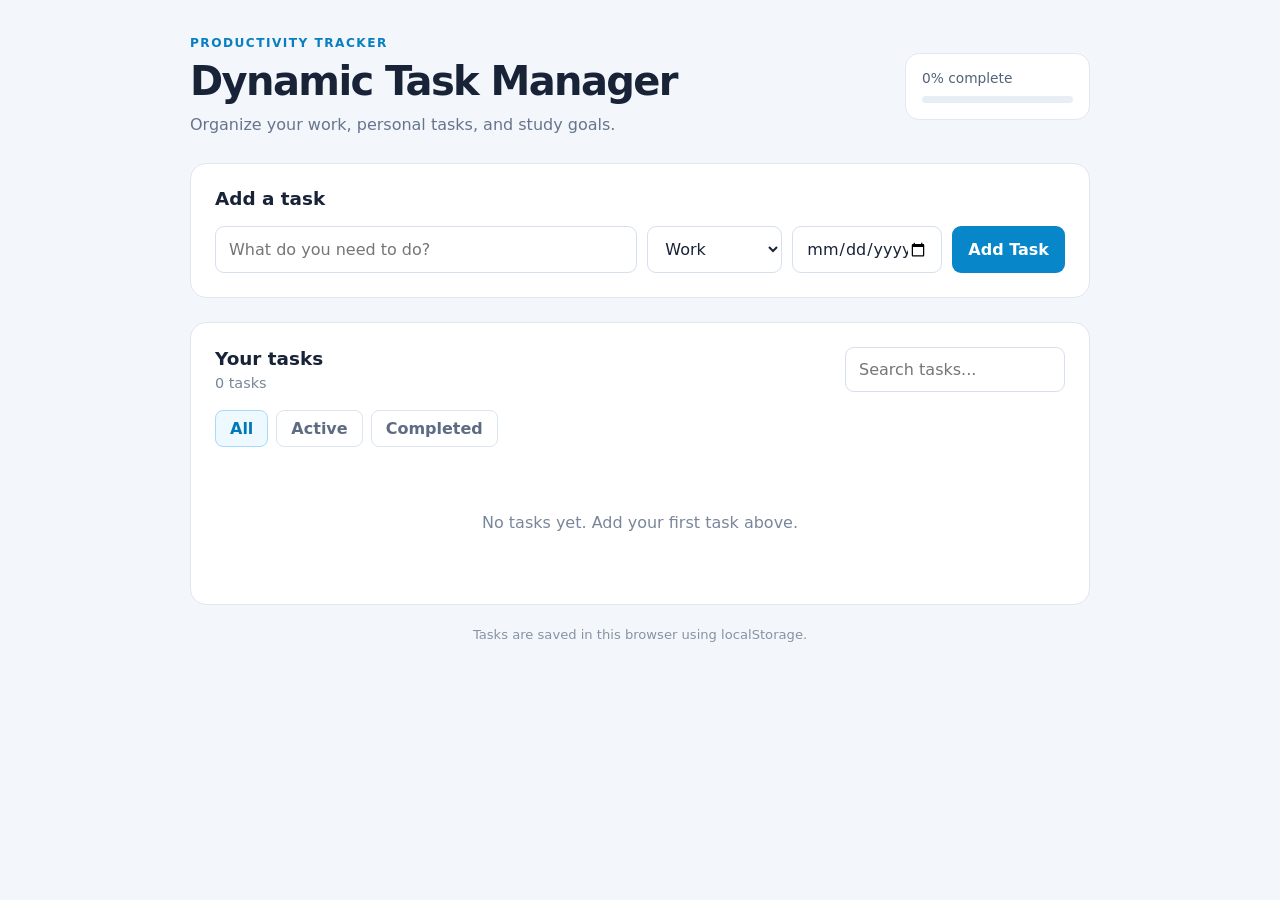
<file: Dynamic_Task_Manager_Task_2/index.html>
<!DOCTYPE html>
<html lang="en">
<head>
  <meta charset="UTF-8">
  <meta name="viewport" content="width=device-width, initial-scale=1.0">
  <title>Dynamic Task Manager</title>
  <link rel="stylesheet" href="style.css">
</head>
<body>
  <main class="app">
    <header class="app-header">
      <div>
        <p class="eyebrow">PRODUCTIVITY TRACKER</p>
        <h1>Dynamic Task Manager</h1>
        <p class="subtitle">Organize your work, personal tasks, and study goals.</p>
      </div>
      <div class="progress-card">
        <span id="progressText">0% complete</span>
        <div class="progress-track"><div id="progressBar"></div></div>
      </div>
    </header>

    <section class="panel" aria-labelledby="addHeading">
      <h2 id="addHeading">Add a task</h2>
      <form id="taskForm">
        <label class="sr-only" for="taskTitle">Task name</label>
        <input id="taskTitle" type="text" placeholder="What do you need to do?" required maxlength="120">
        <label class="sr-only" for="taskCategory">Category</label>
        <select id="taskCategory">
          <option value="Work">Work</option>
          <option value="Personal">Personal</option>
          <option value="Study">Study</option>
        </select>
        <label class="sr-only" for="taskDueDate">Due date</label>
        <input id="taskDueDate" type="date">
        <button class="primary-button" type="submit">Add Task</button>
      </form>
    </section>

    <section class="task-section" aria-labelledby="tasksHeading">
      <div class="section-heading">
        <div>
          <h2 id="tasksHeading">Your tasks</h2>
          <p id="taskCount">0 tasks</p>
        </div>
        <label class="search-box">
          <span class="sr-only">Search tasks</span>
          <input id="searchInput" type="search" placeholder="Search tasks...">
        </label>
      </div>

      <div class="toolbar" role="group" aria-label="Filter tasks by status">
        <button class="filter-button active" data-filter="All" type="button">All</button>
        <button class="filter-button" data-filter="Active" type="button">Active</button>
        <button class="filter-button" data-filter="Completed" type="button">Completed</button>
      </div>

      <div id="taskList" class="task-list" aria-live="polite"></div>
      <p id="emptyState" class="empty-state">No tasks yet. Add your first task above.</p>
    </section>
    <footer>Tasks are saved in this browser using localStorage.</footer>
  </main>
  <script src="script.js"></script>
</body>
</html>
</file>
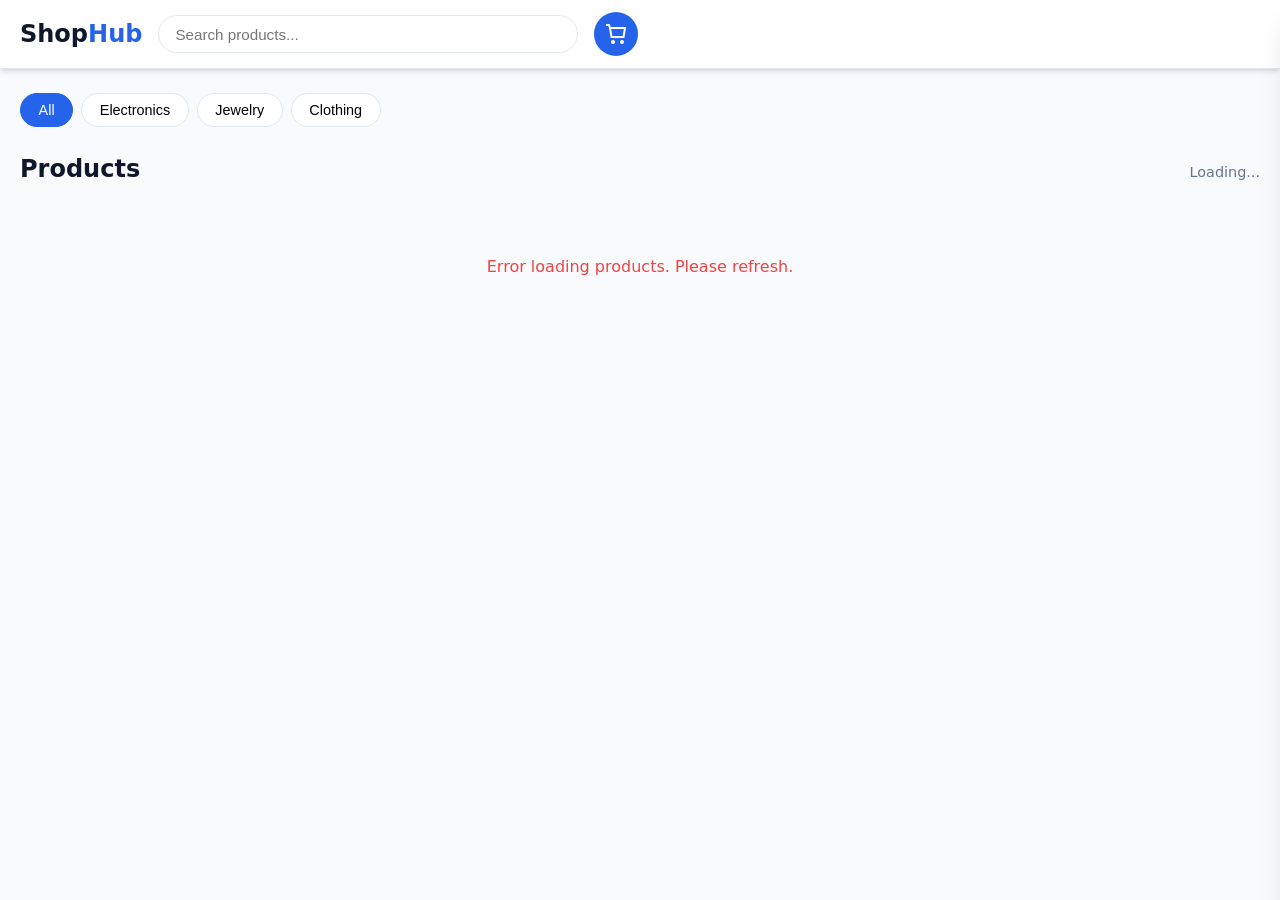
<file: ecommerce-store/index.html>
<!DOCTYPE html>
<html lang="en">
<head>
  <meta charset="UTF-8" />
  <meta name="viewport" content="width=device-width, initial-scale=1.0" />
  <title>E-Commerce Store | Product Catalog & Cart</title>
  <link rel="stylesheet" href="styles.css" />
</head>
<body>
  <!-- Navbar -->
  <header class="navbar">
    <div class="nav-container">
      <div class="logo">Shop<span>Hub</span></div>
      <div class="search-box">
        <input type="text" id="searchInput" placeholder="Search products..." />
      </div>
      <button class="cart-btn" id="cartToggle" aria-label="Open cart">
        <svg width="24" height="24" viewBox="0 0 24 24" fill="none" stroke="currentColor" stroke-width="2">
          <path d="M6 6h15l-1.5 9h-12z" />
          <circle cx="9" cy="20" r="1" />
          <circle cx="18" cy="20" r="1" />
          <path d="M6 6L5 3H2" />
        </svg>
        <span class="cart-badge" id="cartBadge">0</span>
      </button>
    </div>
  </header>

  <main class="main-content">
    <!-- Category Filters -->
    <section class="filters">
      <button class="filter-btn active" data-category="all">All</button>
      <button class="filter-btn" data-category="electronics">Electronics</button>
      <button class="filter-btn" data-category="jewelery">Jewelry</button>
      <button class="filter-btn" data-category="clothing">Clothing</button>
    </section>

    <!-- Product Grid -->
    <section class="products-section">
      <div class="products-header">
        <h1>Products</h1>
        <p id="productCount">Loading...</p>
      </div>
      <div class="products-grid" id="productsGrid">
        <!-- Product cards injected by JS -->
      </div>
      <div class="loading" id="loading">
        <div class="spinner"></div>
        <p>Loading products...</p>
      </div>
      <div class="empty-state" id="emptyState" hidden>
        <p>No products found.</p>
      </div>
    </section>
  </main>

  <!-- Slide-out Cart Drawer -->
  <aside class="cart-drawer" id="cartDrawer">
    <div class="cart-header">
      <h2>Shopping Cart</h2>
      <button class="close-btn" id="closeCart" aria-label="Close cart">&times;</button>
    </div>
    <div class="cart-items" id="cartItems">
      <!-- Cart items injected by JS -->
    </div>
    <div class="cart-summary" id="cartSummary">
      <div class="summary-row">
        <span>Subtotal</span>
        <span id="subtotal">$0.00</span>
      </div>
      <div class="summary-row">
        <span>Tax (8%)</span>
        <span id="tax">$0.00</span>
      </div>
      <div class="summary-row">
        <span>Shipping</span>
        <span id="shipping">$0.00</span>
      </div>
      <div class="summary-row total">
        <span>Total</span>
        <span id="total">$0.00</span>
      </div>
      <button class="checkout-btn" id="checkoutBtn" disabled>Proceed to Checkout</button>
    </div>
  </aside>
  <div class="overlay" id="overlay"></div>

  <!-- Checkout Modal -->
  <div class="modal" id="checkoutModal" hidden>
    <div class="modal-content">
      <button class="close-btn modal-close" id="closeModal">&times;</button>
      <div class="modal-body" id="modalBody">
        <!-- Content injected by JS -->
      </div>
    </div>
  </div>

  <script src="script.js"></script>
</body>
</html>
</file>
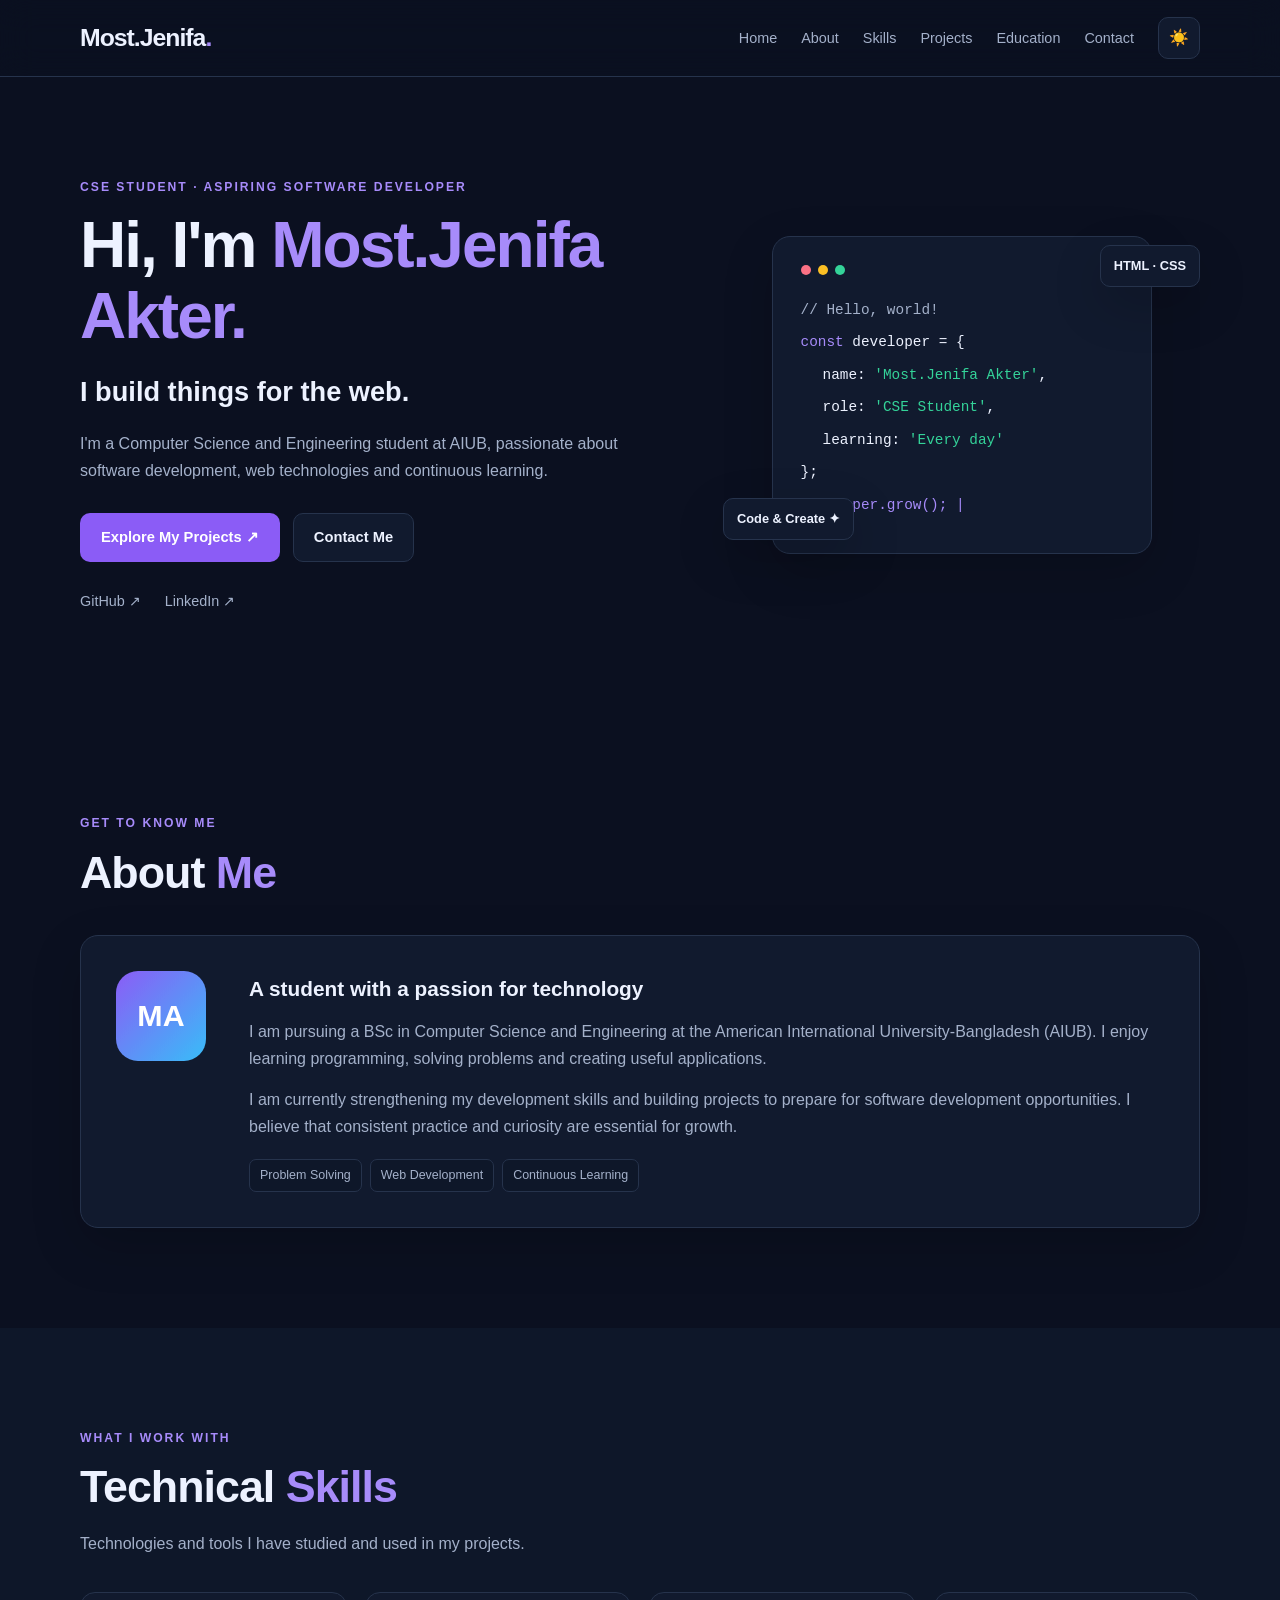
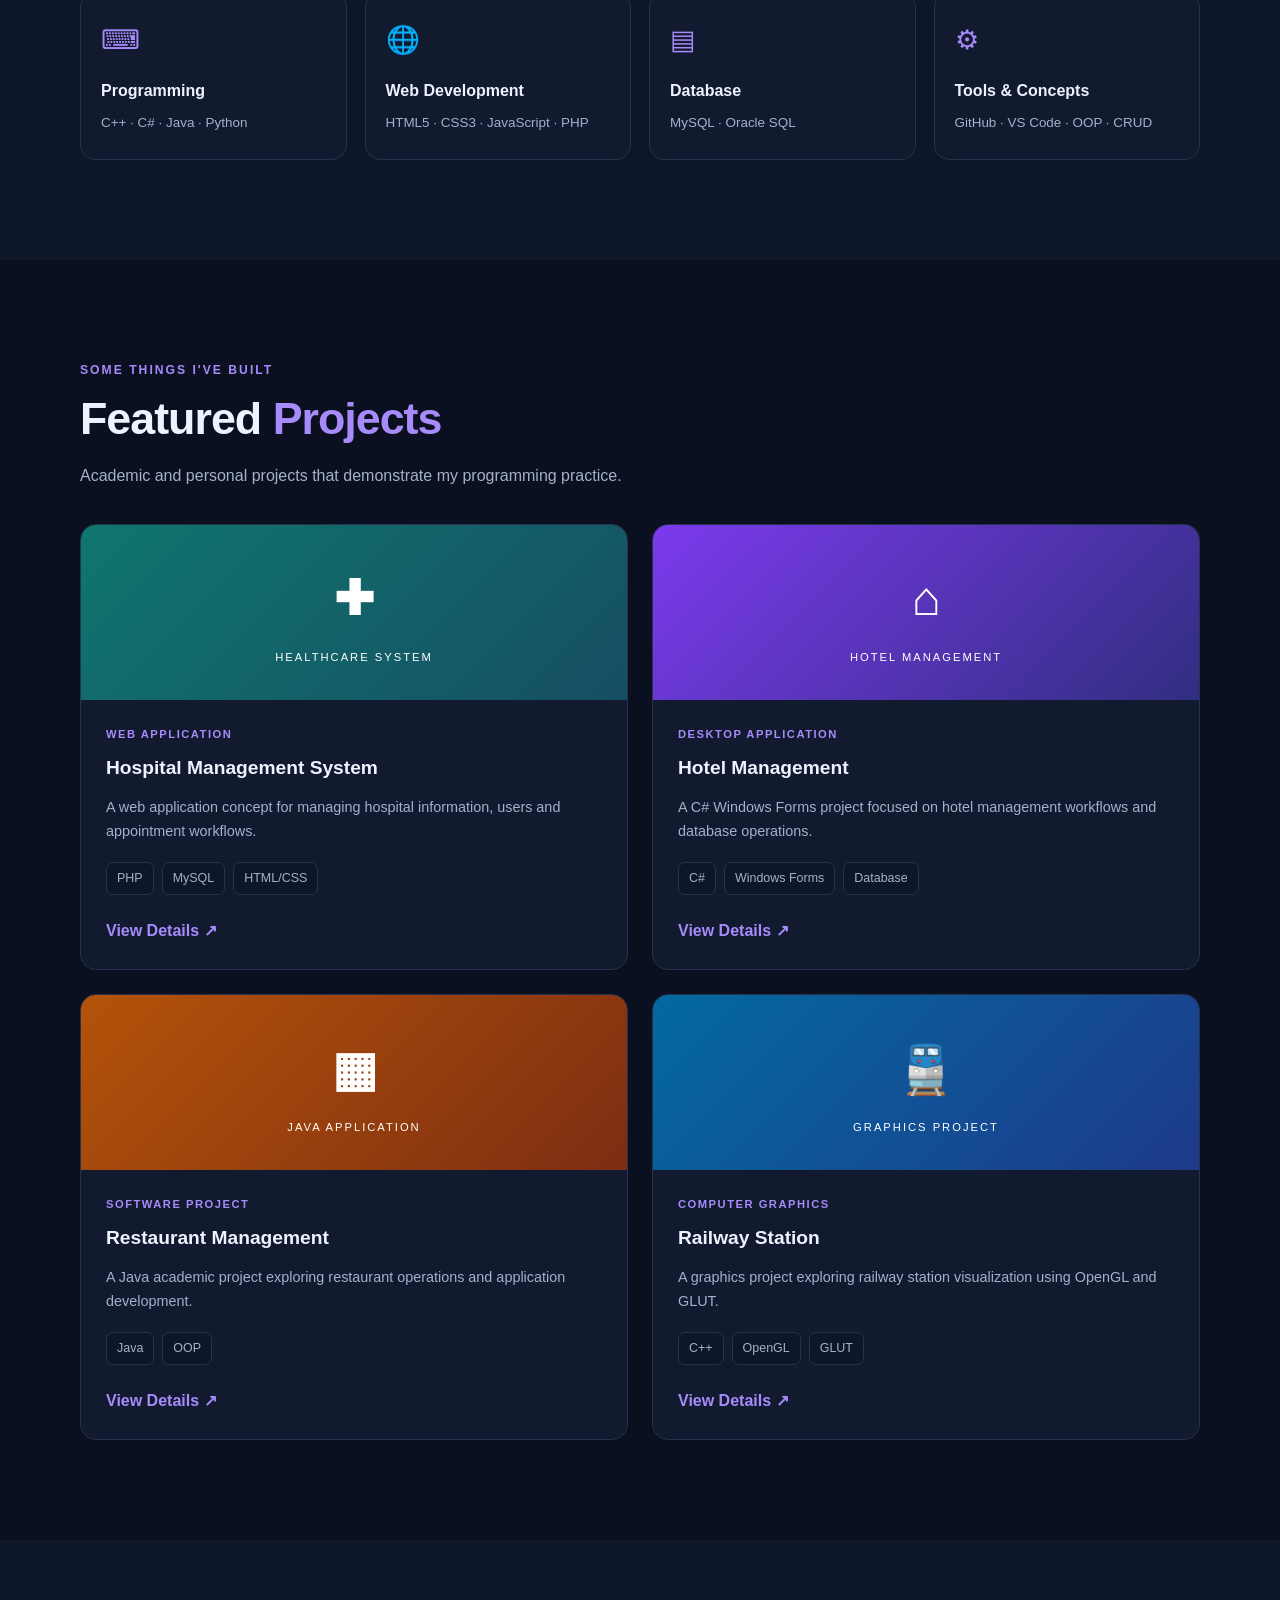
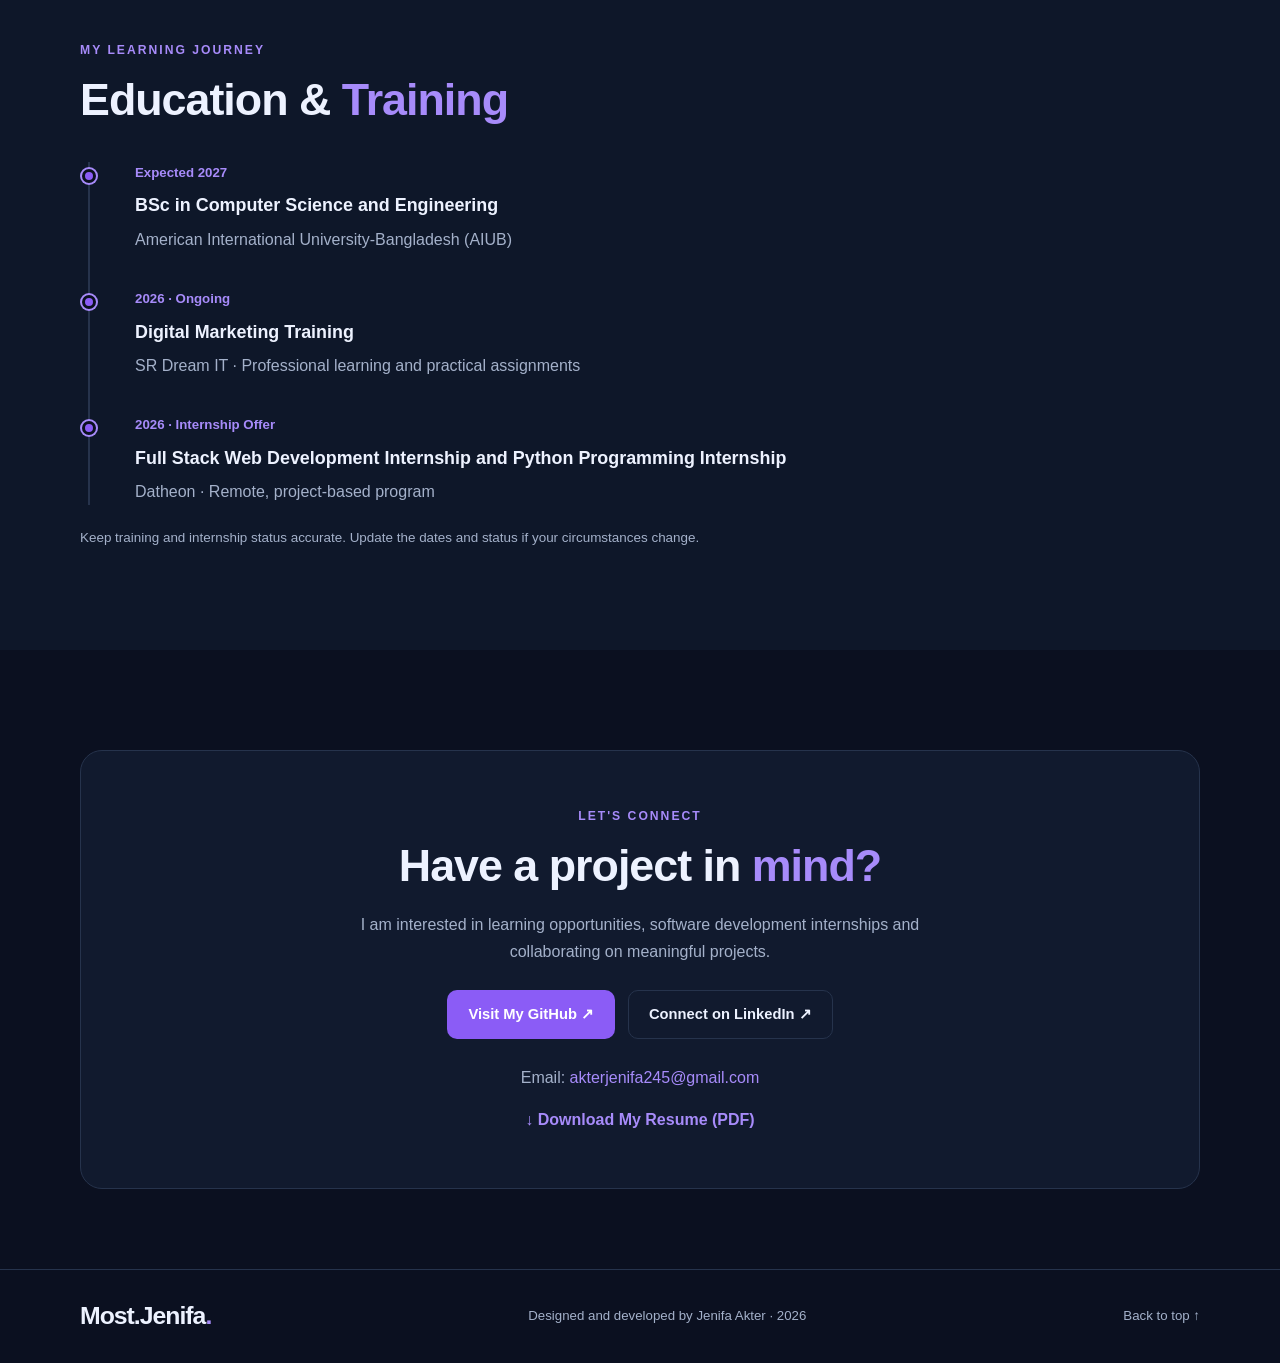
<file: Personal Developer Portfolio&Project Showcase/index.html>
<!DOCTYPE html>
<html lang="en">

<head>
    <meta charset="UTF-8">
    <meta name="viewport" content="width=device-width, initial-scale=1.0">
    <meta name="description"
        content="Jenifa Akter's developer portfolio showcasing software projects, technical skills and education.">
    <title> Most.Jenifa Akter | Developer Portfolio</title>
    <link rel="stylesheet" href="style.css">
    <script src="script.js" defer></script>
</head>

<body>
    <header class="header">
        <nav class="navbar container" aria-label="Main navigation">
            <a href="#home" class="logo">Most.Jenifa<span>.</span></a>

            <button class="menu-toggle" id="menuToggle" aria-label="Open navigation menu" aria-expanded="false"
                aria-controls="navLinks">
                ☰
            </button>

            <div class="nav-links" id="navLinks">
                <a href="#home">Home</a>
                <a href="#about">About</a>
                <a href="#skills">Skills</a>
                <a href="#projects">Projects</a>
                <a href="#education">Education</a>
                <a href="#contact">Contact</a>
                <button class="theme-toggle" id="themeToggle" aria-label="Switch color theme"
                    title="Switch theme">☀️</button>
            </div>
        </nav>
    </header>

    <main>
        <section class="hero section" id="home">
            <div class="container hero-grid">
                <div class="hero-content">
                    <p class="eyebrow">CSE STUDENT · ASPIRING SOFTWARE DEVELOPER</p>
                    <h1>Hi, I'm <span>Most.Jenifa Akter.</span></h1>
                    <h2>I build things for the web.</h2>
                    <p class="hero-description">
                        I'm a Computer Science and Engineering student at AIUB,
                        passionate about software development, web technologies
                        and continuous learning.
                    </p>

                    <div class="hero-buttons">
                        <a href="#projects" class="btn btn-primary">Explore My Projects ↗</a>
                        <a href="#contact" class="btn btn-outline">Contact Me</a>
                    </div>

                    <div class="social-links">
                        <a href="https://github.com/jenifa124" target="_blank" rel="noopener noreferrer">GitHub ↗</a>
                        <a href="https://www.linkedin.com/in/mostjenifaakter/" target="_blank"
                            rel="noopener noreferrer">LinkedIn ↗</a>
                    </div>
                </div>

                <div class="hero-visual" aria-label="Developer illustration">
                    <div class="orbit orbit-one"></div>
                    <div class="orbit orbit-two"></div>
                    <div class="code-card">
                        <div class="code-dots"><i></i><i></i><i></i></div>
                        <p class="code-muted">// Hello, world!</p>
                        <p><span class="code-purple">const</span> developer = {</p>
                        <p class="code-indent">name: <span class="code-green">'Most.Jenifa Akter'</span>,</p>
                        <p class="code-indent">role: <span class="code-green">'CSE Student'</span>,</p>
                        <p class="code-indent">learning: <span class="code-green">'Every day'</span></p>
                        <p>};</p>
                        <p class="code-purple">developer.grow(); <span class="cursor">|</span></p>
                    </div>
                    <span class="floating-badge badge-top">HTML · CSS</span>
                    <span class="floating-badge badge-bottom">Code & Create ✦</span>
                </div>
            </div>
        </section>

        <section class="section" id="about">
            <div class="container">
                <p class="eyebrow">GET TO KNOW ME</p>
                <h2 class="section-title">About <span>Me</span></h2>
                <div class="about-card">
                    <div class="about-mark">MA</div>
                    <div>
                        <h3>A student with a passion for technology</h3>
                        <p>
                            I am pursuing a BSc in Computer Science and Engineering
                            at the American International University-Bangladesh (AIUB).
                            I enjoy learning programming, solving problems and creating
                            useful applications.
                        </p>
                        <p>
                            I am currently strengthening my development skills and
                            building projects to prepare for software development
                            opportunities. I believe that consistent practice and
                            curiosity are essential for growth.
                        </p>
                        <div class="about-tags">
                            <span>Problem Solving</span>
                            <span>Web Development</span>
                            <span>Continuous Learning</span>
                        </div>
                    </div>
                </div>
            </div>
        </section>

        <section class="section section-alt" id="skills">
            <div class="container">
                <p class="eyebrow">WHAT I WORK WITH</p>
                <h2 class="section-title">Technical <span>Skills</span></h2>
                <p class="section-intro">
                    Technologies and tools I have studied and used in my projects.
                </p>

                <div class="skills-grid">
                    <article class="skill-card">
                        <div class="skill-icon">⌨</div>
                        <h3>Programming</h3>
                        <p>C++ · C# · Java · Python </p>
                    </article>
                    <article class="skill-card">
                        <div class="skill-icon">🌐</div>
                        <h3>Web Development</h3>
                        <p>HTML5 · CSS3 · JavaScript · PHP</p>
                    </article>
                    <article class="skill-card">
                        <div class="skill-icon">▤</div>
                        <h3>Database</h3>
                        <p>MySQL · Oracle SQL</p>
                    </article>
                    <article class="skill-card">
                        <div class="skill-icon">⚙</div>
                        <h3>Tools & Concepts</h3>
                        <p>GitHub · VS Code · OOP · CRUD</p>
                    </article>
                </div>
            </div>
        </section>

        <section class="section" id="projects">
            <div class="container">
                <p class="eyebrow">SOME THINGS I'VE BUILT</p>
                <h2 class="section-title">Featured <span>Projects</span></h2>
                <p class="section-intro">
                    Academic and personal projects that demonstrate my programming practice.
                </p>

                <div class="projects-grid">
                    <article class="project-card">
                        <div class="project-art art-one">
                            <span>✚</span><small>HEALTHCARE SYSTEM</small>
                        </div>
                        <div class="project-body">
                            <p class="project-type">WEB APPLICATION</p>
                            <h3>Hospital Management System</h3>
                            <p>
                                A web application concept for managing hospital
                                information, users and appointment workflows.
                            </p>
                            <div class="project-tags">
                                <span>PHP</span><span>MySQL</span><span>HTML/CSS</span>
                            </div>
                            <button class="text-link project-details" data-project="hospital">View Details ↗</button>
                        </div>
                    </article>

                    <article class="project-card">
                        <div class="project-art art-two">
                            <span>⌂</span><small>HOTEL MANAGEMENT</small>
                        </div>
                        <div class="project-body">
                            <p class="project-type">DESKTOP APPLICATION</p>
                            <h3> Hotel Management</h3>
                            <p>
                                A C# Windows Forms project focused on hotel
                                management workflows and database operations.
                            </p>
                            <div class="project-tags">
                                <span>C#</span><span>Windows Forms</span><span>Database</span>
                            </div>
                            <button class="text-link project-details" data-project="hotel">View Details ↗</button>
                        </div>
                    </article>

                    <article class="project-card">
                        <div class="project-art art-three">
                            <span>▦</span><small>JAVA APPLICATION</small>
                        </div>
                        <div class="project-body">
                            <p class="project-type">SOFTWARE PROJECT</p>
                            <h3>Restaurant Management</h3>
                            <p>
                                A Java academic project exploring restaurant
                                operations and application development.
                            </p>
                            <div class="project-tags">
                                <span>Java</span><span>OOP</span>
                            </div>
                            <button class="text-link project-details" data-project="restaurant">View Details ↗</button>
                        </div>
                    </article>

                    <article class="project-card">
                        <div class="project-art art-four">
                            <span>🚆</span><small>GRAPHICS PROJECT</small>
                        </div>
                        <div class="project-body">
                            <p class="project-type">COMPUTER GRAPHICS</p>
                            <h3>Railway Station</h3>
                            <p>
                                A graphics project exploring railway station
                                visualization using OpenGL and GLUT.
                            </p>
                            <div class="project-tags">
                                <span>C++</span><span>OpenGL</span><span>GLUT</span>
                            </div>
                            <button class="text-link project-details" data-project="railway">View Details ↗</button>
                        </div>
                    </article>
                </div>
            </div>
        </section>

        <section class="section section-alt" id="education">
            <div class="container">
                <p class="eyebrow">MY LEARNING JOURNEY</p>
                <h2 class="section-title">Education & <span>Training</span></h2>

                <div class="timeline">
                    <article class="timeline-item">
                        <span class="timeline-dot"></span>
                        <p class="timeline-date">Expected 2027</p>
                        <h3>BSc in Computer Science and Engineering</h3>
                        <p>American International University-Bangladesh (AIUB)</p>
                    </article>
                    <article class="timeline-item">
                        <span class="timeline-dot"></span>
                        <p class="timeline-date">2026 · Ongoing</p>
                        <h3>Digital Marketing Training</h3>
                        <p>SR Dream IT · Professional learning and practical assignments</p>
                    </article>
                    <article class="timeline-item">
                        <span class="timeline-dot"></span>
                        <p class="timeline-date">2026 · Internship Offer</p>
                        <h3>Full Stack Web Development Internship and Python Programming Internship </h3>
                        <p>Datheon · Remote, project-based program</p>
                    </article>
                </div>
                <p class="skill-note">
                    Keep training and internship status accurate. Update the
                    dates and status if your circumstances change.
                </p>
            </div>
        </section>

        <section class="section contact-section" id="contact">
            <div class="container contact-card">
                <p class="eyebrow">LET'S CONNECT</p>
                <h2 class="section-title">Have a project in <span>mind?</span></h2>
                <p>
                    I am interested in learning opportunities, software development
                    internships and collaborating on meaningful projects.
                </p>
                <div class="hero-buttons center-buttons">
                    <a class="btn btn-primary" href="https://github.com/jenifa124" target="_blank"
                        rel="noopener noreferrer">Visit My GitHub ↗</a>
                    <a class="btn btn-outline" href="https://www.linkedin.com/in/mostjenifaakter/" target="_blank"
                        rel="noopener noreferrer">Connect on LinkedIn ↗</a>
                </div>
                <p class="contact-email">
                    Email: <a href="mailto:akterjenifa245@gmail.com">akterjenifa245@gmail.com</a>
                </p>
                <a class="resume-link" href="Jenifa_Akter_Revised_CV (1).docx" download>↓ Download My Resume (PDF)</a>
            </div>
        </section>
    </main>

    <footer class="footer">
        <div class="container footer-inner">
            <a href="#home" class="logo">Most.Jenifa<span>.</span></a>
            <p>Designed and developed by Most.Jenifa Akter · 2026</p>
            <a href="#home">Back to top ↑</a>
        </div>
    </footer>

    <dialog class="project-dialog" id="projectDialog">
        <div class="dialog-inner">
            <button class="dialog-close" id="dialogClose" aria-label="Close project details">✕</button>
            <p class="eyebrow">PROJECT DETAILS</p>
            <h2 id="dialogTitle">Project title</h2>
            <p id="dialogDescription"></p>
            <p class="dialog-tech" id="dialogTech"></p>
            <p class="skill-note">
                Add your actual source code link after publishing this project to GitHub.
            </p>
        </div>
    </dialog>
</body>

</html>
</file>
<file: Dynamic_Task_Manager_Task_2/style.css>
* { box-sizing: border-box; }
:root {
  font-family: Inter, ui-sans-serif, system-ui, -apple-system, BlinkMacSystemFont, "Segoe UI", sans-serif;
  color: #182338;
  background: #f3f6fb;
  font-synthesis: none;
}
body { margin: 0; min-height: 100vh; padding: 36px 18px; }
button, input, select { font: inherit; }
button { cursor: pointer; }
.app { width: min(900px, 100%); margin: 0 auto; }
.app-header { display: flex; align-items: center; justify-content: space-between; gap: 24px; margin-bottom: 26px; }
.eyebrow { margin: 0 0 8px; color: #087fc1; font-size: .76rem; font-weight: 800; letter-spacing: .12em; }
h1 { margin: 0; font-size: clamp(1.8rem, 4vw, 2.5rem); letter-spacing: -.04em; }
.subtitle { color: #66758d; margin: 9px 0 0; line-height: 1.5; }
.progress-card { width: 185px; flex-shrink: 0; padding: 16px; background: #fff; border: 1px solid #e1e8f2; border-radius: 14px; color: #52627a; font-size: .86rem; }
.progress-track { height: 7px; background: #e9eef6; border-radius: 20px; overflow: hidden; margin-top: 10px; }
#progressBar { width: 0; height: 100%; background: #0786ca; border-radius: inherit; transition: width .25s ease; }
.panel, .task-section { background: #fff; border: 1px solid #e0e7f1; border-radius: 16px; padding: 24px; }
.panel { margin-bottom: 24px; }
h2 { margin: 0; font-size: 1.15rem; }
#taskForm { display: grid; grid-template-columns: minmax(180px, 1fr) 135px 150px auto; gap: 10px; margin-top: 17px; }
input, select { min-width: 0; padding: 12px 13px; border: 1px solid #d7e0ec; border-radius: 9px; background: #fff; color: #182338; outline: none; }
input:focus, select:focus { border-color: #0786ca; box-shadow: 0 0 0 3px #0786ca1c; }
.primary-button { border: 0; border-radius: 9px; padding: 12px 16px; color: #fff; background: #0786ca; font-weight: 700; transition: background .2s ease, transform .2s ease; }
.primary-button:hover { background: #006da8; transform: translateY(-1px); }
.section-heading { display: flex; align-items: center; justify-content: space-between; gap: 16px; }
#taskCount { margin: 6px 0 0; color: #7a879a; font-size: .9rem; }
.search-box input { width: 220px; }
.toolbar { display: flex; gap: 8px; padding: 18px 0; }
.filter-button { border: 1px solid #dbe4ef; border-radius: 8px; background: #fff; color: #5d6c82; padding: 8px 14px; font-weight: 650; }
.filter-button.active { color: #0079b9; border-color: #a8dafa; background: #edf8ff; }
.task-list { display: grid; gap: 10px; }
.task-item { display: flex; align-items: center; gap: 12px; border: 1px solid #e4eaf2; border-radius: 12px; padding: 14px; animation: appear .22s ease both; transition: border-color .2s ease, background .2s ease, opacity .2s ease; }
.task-item:hover { border-color: #b8d8ed; }
.task-item.completed { background: #f8fafc; }
.task-check { width: 19px; height: 19px; accent-color: #0786ca; flex-shrink: 0; }
.task-main { flex: 1; min-width: 0; }
.task-title { margin: 0; font-weight: 700; overflow-wrap: anywhere; }
.completed .task-title { color: #8a95a5; text-decoration: line-through; }
.task-meta { display: flex; flex-wrap: wrap; gap: 7px; margin-top: 7px; color: #7b8798; font-size: .78rem; }
.category { padding: 3px 8px; border-radius: 20px; background: #edf5ff; color: #27669c; font-weight: 700; }
.category.Personal { background: #fff3e8; color: #a75a13; }
.category.Study { background: #f1edff; color: #6a4eb0; }
.due.overdue { color: #c43c48; font-weight: 700; }
.task-actions { display: flex; gap: 6px; }
.icon-button { border: 1px solid #e0e7f1; background: #fff; color: #52627a; border-radius: 8px; padding: 7px 10px; }
.icon-button:hover { background: #f2f7fb; }
.delete-button:hover { color: #bd3444; border-color: #f1c4c9; background: #fff6f6; }
.empty-state { display: none; text-align: center; padding: 32px 12px; color: #7a879a; }
footer { text-align: center; color: #8793a5; font-size: .82rem; padding: 22px 0 0; }
.sr-only { position: absolute; width: 1px; height: 1px; padding: 0; margin: -1px; overflow: hidden; clip: rect(0,0,0,0); white-space: nowrap; border: 0; }
@keyframes appear { from { opacity: 0; transform: translateY(5px); } to { opacity: 1; transform: translateY(0); } }
@media (max-width: 760px) {
  body { padding: 22px 12px; }
  .app-header { align-items: flex-start; flex-direction: column; }
  .progress-card { width: 100%; }
  #taskForm { grid-template-columns: 1fr 1fr; }
  #taskTitle { grid-column: 1 / -1; }
  .primary-button { grid-column: 1 / -1; }
}
@media (max-width: 520px) {
  .panel, .task-section { padding: 17px; }
  #taskForm { grid-template-columns: 1fr; }
  #taskTitle, .primary-button { grid-column: auto; }
  .section-heading { align-items: stretch; flex-direction: column; }
  .search-box input { width: 100%; }
  .task-item { align-items: flex-start; flex-wrap: wrap; }
  .task-actions { width: 100%; padding-left: 31px; }
}
</file>
<file: ecommerce-store/styles.css>
/* ===== Reset & Base ===== */
*,
*::before,
*::after {
  box-sizing: border-box;
  margin: 0;
  padding: 0;
}

:root {
  --primary: #2563eb;
  --primary-dark: #1d4ed8;
  --accent: #f59e0b;
  --bg: #f8fafc;
  --surface: #ffffff;
  --text: #0f172a;
  --text-muted: #64748b;
  --border: #e2e8f0;
  --danger: #ef4444;
  --success: #22c55e;
  --radius: 12px;
  --shadow: 0 4px 6px -1px rgb(0 0 0 / 0.1), 0 2px 4px -2px rgb(0 0 0 / 0.1);
  --shadow-lg: 0 20px 25px -5px rgb(0 0 0 / 0.1), 0 8px 10px -6px rgb(0 0 0 / 0.1);
}

body {
  font-family: system-ui, -apple-system, BlinkMacSystemFont, "Segoe UI", Roboto, sans-serif;
  background: var(--bg);
  color: var(--text);
  line-height: 1.5;
  min-height: 100vh;
}

/* ===== Navbar ===== */
.navbar {
  background: var(--surface);
  border-bottom: 1px solid var(--border);
  position: sticky;
  top: 0;
  z-index: 100;
  box-shadow: var(--shadow);
}

.nav-container {
  max-width: 1280px;
  margin: 0 auto;
  padding: 0.75rem 1.25rem;
  display: flex;
  align-items: center;
  gap: 1rem;
}

.logo {
  font-size: 1.5rem;
  font-weight: 700;
  color: var(--text);
  white-space: nowrap;
}

.logo span {
  color: var(--primary);
}

.search-box {
  flex: 1;
  max-width: 420px;
}

.search-box input {
  width: 100%;
  padding: 0.6rem 1rem;
  border: 1px solid var(--border);
  border-radius: 999px;
  font-size: 0.95rem;
  outline: none;
  transition: border-color 0.2s;
}

.search-box input:focus {
  border-color: var(--primary);
}

.cart-btn {
  position: relative;
  background: var(--primary);
  color: white;
  border: none;
  border-radius: 999px;
  width: 44px;
  height: 44px;
  display: flex;
  align-items: center;
  justify-content: center;
  cursor: pointer;
  transition: background 0.2s;
}

.cart-btn:hover {
  background: var(--primary-dark);
}

.cart-badge {
  position: absolute;
  top: -4px;
  right: -4px;
  background: var(--accent);
  color: #000;
  font-size: 0.7rem;
  font-weight: 700;
  min-width: 18px;
  height: 18px;
  border-radius: 999px;
  display: flex;
  align-items: center;
  justify-content: center;
  padding: 0 4px;
}

/* ===== Main Content ===== */
.main-content {
  max-width: 1280px;
  margin: 0 auto;
  padding: 1.5rem 1.25rem 3rem;
}

/* ===== Filters ===== */
.filters {
  display: flex;
  flex-wrap: wrap;
  gap: 0.5rem;
  margin-bottom: 1.5rem;
}

.filter-btn {
  padding: 0.5rem 1.1rem;
  border: 1px solid var(--border);
  background: var(--surface);
  border-radius: 999px;
  font-size: 0.9rem;
  font-weight: 500;
  cursor: pointer;
  transition: all 0.2s;
}

.filter-btn:hover {
  border-color: var(--primary);
  color: var(--primary);
}

.filter-btn.active {
  background: var(--primary);
  color: white;
  border-color: var(--primary);
}

/* ===== Products ===== */
.products-header {
  display: flex;
  justify-content: space-between;
  align-items: baseline;
  margin-bottom: 1.25rem;
}

.products-header h1 {
  font-size: 1.5rem;
}

.products-header p {
  color: var(--text-muted);
  font-size: 0.9rem;
}

.products-grid {
  display: grid;
  grid-template-columns: repeat(auto-fill, minmax(240px, 1fr));
  gap: 1.25rem;
}

.product-card {
  background: var(--surface);
  border-radius: var(--radius);
  overflow: hidden;
  box-shadow: var(--shadow);
  display: flex;
  flex-direction: column;
  transition: transform 0.2s, box-shadow 0.2s;
}

.product-card:hover {
  transform: translateY(-4px);
  box-shadow: var(--shadow-lg);
}

.product-image {
  position: relative;
  height: 200px;
  background: #f1f5f9;
  display: flex;
  align-items: center;
  justify-content: center;
  padding: 1rem;
}

.product-image img {
  max-width: 100%;
  max-height: 100%;
  object-fit: contain;
}

.badge {
  position: absolute;
  top: 0.75rem;
  left: 0.75rem;
  background: var(--primary);
  color: white;
  font-size: 0.7rem;
  font-weight: 600;
  padding: 0.2rem 0.5rem;
  border-radius: 6px;
  text-transform: capitalize;
}

.product-body {
  padding: 1rem;
  display: flex;
  flex-direction: column;
  flex: 1;
  gap: 0.5rem;
}

.product-title {
  font-size: 0.95rem;
  font-weight: 600;
  line-height: 1.35;
  display: -webkit-box;
  -webkit-line-clamp: 2;
  -webkit-box-orient: vertical;
  overflow: hidden;
}

.product-rating {
  display: flex;
  align-items: center;
  gap: 0.35rem;
  font-size: 0.85rem;
  color: var(--text-muted);
}

.stars {
  color: var(--accent);
  letter-spacing: -1px;
}

.product-price {
  font-size: 1.15rem;
  font-weight: 700;
  color: var(--text);
  margin-top: auto;
}

.add-to-cart {
  margin-top: 0.75rem;
  width: 100%;
  padding: 0.6rem;
  background: var(--primary);
  color: white;
  border: none;
  border-radius: 8px;
  font-weight: 600;
  font-size: 0.9rem;
  cursor: pointer;
  transition: background 0.2s;
}

.add-to-cart:hover {
  background: var(--primary-dark);
}

.add-to-cart:disabled {
  background: #94a3b8;
  cursor: not-allowed;
}

/* ===== Loading & Empty ===== */
.loading {
  display: flex;
  flex-direction: column;
  align-items: center;
  gap: 1rem;
  padding: 3rem;
  color: var(--text-muted);
}

.spinner {
  width: 40px;
  height: 40px;
  border: 3px solid var(--border);
  border-top-color: var(--primary);
  border-radius: 50%;
  animation: spin 0.8s linear infinite;
}

@keyframes spin {
  to { transform: rotate(360deg); }
}

.empty-state {
  text-align: center;
  padding: 3rem;
  color: var(--text-muted);
}

/* ===== Cart Drawer ===== */
.cart-drawer {
  position: fixed;
  top: 0;
  right: 0;
  width: 100%;
  max-width: 400px;
  height: 100%;
  background: var(--surface);
  box-shadow: var(--shadow-lg);
  z-index: 200;
  display: flex;
  flex-direction: column;
  transform: translateX(100%);
  transition: transform 0.3s ease;
}

.cart-drawer.open {
  transform: translateX(0);
}

.overlay {
  position: fixed;
  inset: 0;
  background: rgba(0, 0, 0, 0.4);
  z-index: 150;
  opacity: 0;
  visibility: hidden;
  transition: opacity 0.3s, visibility 0.3s;
}

.overlay.visible {
  opacity: 1;
  visibility: visible;
}

.cart-header {
  display: flex;
  justify-content: space-between;
  align-items: center;
  padding: 1.25rem;
  border-bottom: 1px solid var(--border);
}

.cart-header h2 {
  font-size: 1.25rem;
}

.close-btn {
  background: none;
  border: none;
  font-size: 1.75rem;
  line-height: 1;
  color: var(--text-muted);
  cursor: pointer;
  padding: 0 0.25rem;
}

.close-btn:hover {
  color: var(--text);
}

.cart-items {
  flex: 1;
  overflow-y: auto;
  padding: 1rem;
}

.cart-empty {
  text-align: center;
  color: var(--text-muted);
  padding: 2rem 1rem;
}

.cart-item {
  display: flex;
  gap: 0.75rem;
  padding: 0.75rem 0;
  border-bottom: 1px solid var(--border);
}

.cart-item-img {
  width: 64px;
  height: 64px;
  object-fit: contain;
  background: #f1f5f9;
  border-radius: 8px;
  flex-shrink: 0;
}

.cart-item-info {
  flex: 1;
  min-width: 0;
}

.cart-item-title {
  font-size: 0.85rem;
  font-weight: 600;
  display: -webkit-box;
  -webkit-line-clamp: 2;
  -webkit-box-orient: vertical;
  overflow: hidden;
}

.cart-item-price {
  font-size: 0.9rem;
  font-weight: 600;
  margin-top: 0.25rem;
}

.qty-controls {
  display: flex;
  align-items: center;
  gap: 0.5rem;
  margin-top: 0.5rem;
}

.qty-btn {
  width: 28px;
  height: 28px;
  border: 1px solid var(--border);
  background: var(--surface);
  border-radius: 6px;
  font-size: 1rem;
  cursor: pointer;
  display: flex;
  align-items: center;
  justify-content: center;
}

.qty-btn:hover {
  background: var(--bg);
}

.qty-value {
  min-width: 24px;
  text-align: center;
  font-weight: 600;
  font-size: 0.9rem;
}

.remove-btn {
  background: none;
  border: none;
  color: var(--danger);
  font-size: 0.8rem;
  cursor: pointer;
  margin-top: 0.35rem;
  padding: 0;
}

.remove-btn:hover {
  text-decoration: underline;
}

.cart-summary {
  padding: 1.25rem;
  border-top: 1px solid var(--border);
  background: #f8fafc;
}

.summary-row {
  display: flex;
  justify-content: space-between;
  margin-bottom: 0.5rem;
  font-size: 0.95rem;
}

.summary-row.total {
  font-size: 1.15rem;
  font-weight: 700;
  margin-top: 0.75rem;
  padding-top: 0.75rem;
  border-top: 1px solid var(--border);
}

.checkout-btn {
  width: 100%;
  margin-top: 1rem;
  padding: 0.85rem;
  background: var(--success);
  color: white;
  border: none;
  border-radius: 8px;
  font-weight: 600;
  font-size: 1rem;
  cursor: pointer;
  transition: background 0.2s;
}

.checkout-btn:hover:not(:disabled) {
  background: #16a34a;
}

.checkout-btn:disabled {
  background: #94a3b8;
  cursor: not-allowed;
}

/* ===== Modal ===== */
.modal {
  position: fixed;
  inset: 0;
  background: rgba(0, 0, 0, 0.5);
  z-index: 300;
  display: flex;
  align-items: center;
  justify-content: center;
  padding: 1rem;
}

.modal[hidden] {
  display: none;
}

.modal-content {
  background: var(--surface);
  border-radius: var(--radius);
  max-width: 420px;
  width: 100%;
  padding: 2rem;
  position: relative;
  box-shadow: var(--shadow-lg);
  text-align: center;
}

.modal-close {
  position: absolute;
  top: 0.75rem;
  right: 0.75rem;
}

.modal-body h2 {
  margin-bottom: 0.75rem;
  color: var(--success);
}

.modal-body p {
  color: var(--text-muted);
  margin-bottom: 0.5rem;
}

.order-id {
  font-weight: 700;
  color: var(--text);
  font-size: 1.1rem;
  margin: 1rem 0;
}

.modal-btn {
  margin-top: 1.25rem;
  padding: 0.7rem 1.5rem;
  background: var(--primary);
  color: white;
  border: none;
  border-radius: 8px;
  font-weight: 600;
  cursor: pointer;
}

.modal-btn:hover {
  background: var(--primary-dark);
}

/* ===== Responsive ===== */
@media (max-width: 640px) {
  .nav-container {
    flex-wrap: wrap;
  }

  .search-box {
    order: 3;
    max-width: 100%;
    flex-basis: 100%;
  }

  .products-grid {
    grid-template-columns: repeat(auto-fill, minmax(160px, 1fr));
    gap: 0.85rem;
  }

  .product-image {
    height: 150px;
  }

  .cart-drawer {
    max-width: 100%;
  }
}
</file>
<file: Personal Developer Portfolio&Project Showcase/style.css>
/* =========================
   1. Theme and base styles
========================= */
:root {
    color-scheme: dark;
    --bg: #0b1020;
    --surface: #111a2e;
    --surface-alt: #0e1729;
    --text: #edf2ff;
    --muted: #a4b1ca;
    --accent: #a78bfa;
    --accent-strong: #8b5cf6;
    --border: #26334c;
    --header-bg: rgba(11, 16, 32, 0.88);
    --shadow: 0 18px 50px rgba(0, 0, 0, 0.18);
}

body.light-theme {
    color-scheme: light;
    --bg: #f7f8fc;
    --surface: #ffffff;
    --surface-alt: #eef1f9;
    --text: #182033;
    --muted: #5c6880;
    --accent: #6d42d8;
    --accent-strong: #5730bd;
    --border: #dfe4ef;
    --header-bg: rgba(247, 248, 252, 0.9);
    --shadow: 0 18px 45px rgba(34, 45, 80, 0.08);
}

* {
    box-sizing: border-box;
    margin: 0;
    padding: 0;
}

html {
    scroll-behavior: smooth;
    scroll-padding-top: 90px;
}

body {
    font-family: Inter, "Segoe UI", Arial, sans-serif;
    background: var(--bg);
    color: var(--text);
    line-height: 1.7;
    transition: background 0.25s, color 0.25s;
}

a {
    color: inherit;
    text-decoration: none;
}

button {
    font: inherit;
}

button,
a {
    -webkit-tap-highlight-color: transparent;
}

button:focus-visible,
a:focus-visible {
    outline: 3px solid var(--accent);
    outline-offset: 4px;
}

.container {
    width: min(1120px, 90%);
    margin-inline: auto;
}

.section {
    padding: 100px 0;
}

.section-alt {
    background: var(--surface-alt);
}

.eyebrow {
    color: var(--accent);
    font-size: 0.76rem;
    font-weight: 800;
    letter-spacing: 2px;
    margin-bottom: 12px;
}

.section-title {
    font-size: clamp(2rem, 4vw, 2.8rem);
    line-height: 1.2;
    letter-spacing: -1px;
}

.section-title span,
.hero h1 span {
    color: var(--accent);
}

.section-intro {
    color: var(--muted);
    max-width: 620px;
    margin: 16px 0 35px;
}

/* =========================
   2. Navigation
========================= */
.header {
    position: sticky;
    top: 0;
    z-index: 50;
    background: var(--header-bg);
    backdrop-filter: blur(16px);
    border-bottom: 1px solid var(--border);
}

.navbar {
    min-height: 76px;
    display: flex;
    justify-content: space-between;
    align-items: center;
    gap: 20px;
}

.logo {
    font-size: 1.55rem;
    font-weight: 850;
    letter-spacing: -1px;
}

.logo span {
    color: var(--accent);
}

.nav-links {
    display: flex;
    align-items: center;
    gap: 24px;
}

.nav-links>a {
    color: var(--muted);
    font-size: 0.9rem;
    transition: color 0.2s;
}

.nav-links>a:hover {
    color: var(--accent);
}

.theme-toggle,
.menu-toggle {
    background: var(--surface);
    border: 1px solid var(--border);
    color: var(--text);
    border-radius: 10px;
    width: 42px;
    height: 42px;
    cursor: pointer;
}

.menu-toggle {
    display: none;
    font-size: 1.3rem;
}

/* =========================
   3. Hero section
========================= */
.hero {
    min-height: 620px;
    display: flex;
    align-items: center;
    overflow: hidden;
}

.hero-grid {
    display: grid;
    grid-template-columns: 1.1fr 0.9fr;
    align-items: center;
    gap: 60px;
}

.hero h1 {
    font-size: clamp(2.7rem, 5vw, 4.3rem);
    line-height: 1.12;
    letter-spacing: -2px;
    margin-bottom: 16px;
}

.hero h2 {
    font-size: clamp(1.2rem, 2.5vw, 1.7rem);
    margin-bottom: 15px;
}

.hero-description {
    color: var(--muted);
    max-width: 540px;
    margin-bottom: 28px;
}

.hero-buttons {
    display: flex;
    flex-wrap: wrap;
    gap: 13px;
}

.btn {
    min-height: 48px;
    display: inline-flex;
    align-items: center;
    justify-content: center;
    padding: 11px 20px;
    border: 1px solid transparent;
    border-radius: 10px;
    font-size: 0.92rem;
    font-weight: 700;
    transition: transform 0.2s, background 0.2s;
}

.btn:hover {
    transform: translateY(-3px);
}

.btn-primary {
    background: var(--accent-strong);
    color: #fff;
}

.btn-primary:hover {
    background: var(--accent);
    color: #151027;
}

.btn-outline {
    border-color: var(--border);
    background: var(--surface);
}

.btn-outline:hover {
    border-color: var(--accent);
}

.social-links {
    display: flex;
    gap: 24px;
    margin-top: 27px;
}

.social-links a {
    color: var(--muted);
    font-size: 0.9rem;
}

.social-links a:hover {
    color: var(--accent);
}

/* Code illustration */
.hero-visual {
    min-height: 350px;
    position: relative;
    display: grid;
    place-items: center;
}

.orbit {
    position: absolute;
    border: 1px solid var(--border);
    border-radius: 50%;
    transform: rotate(-25deg);
}

.orbit-one {
    width: 360px;
    height: 220px;
}

.orbit-two {
    width: 300px;
    height: 310px;
    transform: rotate(35deg);
}

.code-card {
    position: relative;
    z-index: 1;
    width: min(100%, 380px);
    padding: 28px;
    background: var(--surface);
    border: 1px solid var(--border);
    border-radius: 18px;
    box-shadow: var(--shadow);
    font-family: Consolas, monospace;
    font-size: 0.9rem;
    overflow: hidden;
}

.code-card p {
    margin-bottom: 8px;
}

.code-dots {
    display: flex;
    gap: 7px;
    margin-bottom: 23px;
}

.code-dots i {
    width: 10px;
    height: 10px;
    border-radius: 50%;
    background: #fb7185;
}

.code-dots i:nth-child(2) {
    background: #fbbf24;
}

.code-dots i:nth-child(3) {
    background: #34d399;
}

.code-muted {
    color: var(--muted);
}

.code-purple {
    color: var(--accent);
}

.code-green {
    color: #34d399;
}

.code-indent {
    padding-left: 22px;
}

.cursor {
    animation: blink 1s steps(2) infinite;
}

.floating-badge {
    position: absolute;
    z-index: 2;
    background: var(--surface);
    border: 1px solid var(--border);
    border-radius: 10px;
    padding: 9px 13px;
    box-shadow: var(--shadow);
    font-size: 0.8rem;
    font-weight: 700;
}

.badge-top {
    top: 25px;
    right: 0;
}

.badge-bottom {
    bottom: 30px;
    left: 0;
}

@keyframes blink {
    50% {
        opacity: 0;
    }
}

/* =========================
   4. About section
========================= */
.about-card {
    display: grid;
    grid-template-columns: 105px 1fr;
    gap: 28px;
    align-items: start;
    margin-top: 35px;
    padding: 35px;
    background: var(--surface);
    border: 1px solid var(--border);
    border-radius: 18px;
    box-shadow: var(--shadow);
}

.about-mark {
    width: 90px;
    height: 90px;
    display: grid;
    place-items: center;
    border-radius: 22px;
    background: linear-gradient(135deg, var(--accent-strong), #38bdf8);
    color: white;
    font-size: 1.9rem;
    font-weight: 800;
}

.about-card h3 {
    font-size: 1.3rem;
    margin-bottom: 12px;
}

.about-card p {
    color: var(--muted);
    margin-bottom: 14px;
}

.about-tags,
.project-tags {
    display: flex;
    flex-wrap: wrap;
    gap: 8px;
    margin-top: 18px;
}

.about-tags span,
.project-tags span {
    padding: 5px 10px;
    border-radius: 7px;
    background: var(--surface-alt);
    border: 1px solid var(--border);
    color: var(--muted);
    font-size: 0.78rem;
}

/* =========================
   5. Skills
========================= */
.skills-grid {
    display: grid;
    grid-template-columns: repeat(4, 1fr);
    gap: 18px;
    margin-top: 30px;
}

.skill-card {
    padding: 24px 20px;
    background: var(--surface);
    border: 1px solid var(--border);
    border-radius: 15px;
    transition: transform 0.2s, border-color 0.2s;
}

.skill-card:hover,
.project-card:hover {
    transform: translateY(-5px);
    border-color: var(--accent);
}

.skill-icon {
    font-size: 1.7rem;
    color: var(--accent);
    margin-bottom: 13px;
}

.skill-card h3 {
    font-size: 1rem;
    margin-bottom: 8px;
}

.skill-card p,
.skill-note {
    color: var(--muted);
    font-size: 0.84rem;
}

.skill-note {
    margin-top: 22px;
}

/* =========================
   6. Project cards
========================= */
.projects-grid {
    display: grid;
    grid-template-columns: repeat(2, minmax(0, 1fr));
    gap: 24px;
    margin-top: 30px;
}

.project-card {
    min-width: 0;
    background: var(--surface);
    border: 1px solid var(--border);
    border-radius: 16px;
    overflow: hidden;
    transition: transform 0.2s, border-color 0.2s;
}

.project-art {
    min-height: 175px;
    display: flex;
    flex-direction: column;
    align-items: center;
    justify-content: center;
    gap: 8px;
    color: white;
}

.project-art>span {
    font-size: 3rem;
    font-weight: 800;
}

.project-art small {
    font-size: 0.7rem;
    letter-spacing: 2px;
}

.art-one {
    background: linear-gradient(135deg, #0f766e, #164e63);
}

.art-two {
    background: linear-gradient(135deg, #7c3aed, #312e81);
}

.art-three {
    background: linear-gradient(135deg, #b45309, #7c2d12);
}

.art-four {
    background: linear-gradient(135deg, #0369a1, #1e3a8a);
}

.project-body {
    padding: 25px;
}

.project-type {
    color: var(--accent);
    font-size: 0.7rem;
    font-weight: 800;
    letter-spacing: 1.5px;
    margin-bottom: 8px;
}

.project-body h3 {
    font-size: 1.2rem;
    margin-bottom: 10px;
}

.project-body>p:not(.project-type) {
    color: var(--muted);
    font-size: 0.9rem;
}

.text-link {
    border: 0;
    background: transparent;
    color: var(--accent);
    cursor: pointer;
    font-weight: 700;
    margin-top: 22px;
}

.text-link:hover {
    text-decoration: underline;
}

/* =========================
   7. Education timeline
========================= */
.timeline {
    position: relative;
    max-width: 760px;
    margin-top: 35px;
    margin-left: 8px;
    padding-left: 30px;
    border-left: 2px solid var(--border);
}

.timeline-item {
    position: relative;
    padding: 0 0 35px 15px;
}

.timeline-item:last-child {
    padding-bottom: 0;
}

.timeline-dot {
    position: absolute;
    left: -38px;
    top: 7px;
    width: 14px;
    height: 14px;
    border-radius: 50%;
    background: var(--accent-strong);
    border: 3px solid var(--bg);
    box-shadow: 0 0 0 2px var(--accent);
}

.timeline-date {
    color: var(--accent);
    font-size: 0.83rem;
    font-weight: 700;
    margin-bottom: 6px;
}

.timeline-item h3 {
    font-size: 1.12rem;
    margin-bottom: 5px;
}

.timeline-item>p:last-child {
    color: var(--muted);
}

/* =========================
   8. Contact and footer
========================= */
.contact-section {
    padding-bottom: 80px;
}

.contact-card {
    padding: 55px 30px;
    text-align: center;
    background: var(--surface);
    border: 1px solid var(--border);
    border-radius: 22px;
}

.contact-card .section-title {
    margin-bottom: 18px;
}

.contact-card>p:not(.eyebrow) {
    max-width: 650px;
    margin: 0 auto;
    color: var(--muted);
}

.center-buttons {
    justify-content: center;
    margin-top: 25px;
}

.contact-email {
    margin-top: 25px !important;
}

.contact-email a,
.resume-link {
    color: var(--accent);
}

.resume-link {
    display: inline-block;
    margin-top: 15px;
    font-weight: 700;
}

.footer {
    padding: 25px 0;
    border-top: 1px solid var(--border);
}

.footer-inner {
    display: flex;
    align-items: center;
    justify-content: space-between;
    gap: 20px;
}

.footer p,
.footer-inner>a:last-child {
    color: var(--muted);
    font-size: 0.83rem;
}

/* =========================
   9. Project details dialog
========================= */
.project-dialog {
    width: min(520px, 90%);
    max-width: none;
    margin: auto;
    padding: 0;
    color: var(--text);
    background: var(--surface);
    border: 1px solid var(--border);
    border-radius: 18px;
    box-shadow: var(--shadow);
}

.project-dialog::backdrop {
    background: rgba(0, 0, 0, 0.65);
    backdrop-filter: blur(4px);
}

.dialog-inner {
    position: relative;
    padding: 35px;
}

.dialog-inner h2 {
    margin-bottom: 15px;
}

.dialog-inner>p:not(.eyebrow) {
    color: var(--muted);
    margin-bottom: 15px;
}

.dialog-close {
    position: absolute;
    top: 15px;
    right: 15px;
    width: 35px;
    height: 35px;
    background: var(--surface-alt);
    border: 1px solid var(--border);
    border-radius: 8px;
    color: var(--text);
    cursor: pointer;
}

.dialog-tech {
    color: var(--accent) !important;
}

/* =========================
   10. Responsive design
========================= */
@media (max-width: 900px) {
    .nav-links {
        gap: 14px;
    }

    .nav-links>a {
        font-size: 0.82rem;
    }

    .hero-grid {
        gap: 25px;
    }

    .skills-grid {
        grid-template-columns: repeat(2, 1fr);
    }

    .hero-visual {
        min-width: 0;
    }
}

@media (max-width: 700px) {
    .section {
        padding: 72px 0;
    }

    .navbar {
        min-height: 68px;
    }

    .menu-toggle {
        display: block;
    }

    .nav-links {
        position: absolute;
        top: 68px;
        left: 0;
        right: 0;
        display: none;
        align-items: stretch;
        flex-direction: column;
        gap: 0;
        padding: 12px 5% 20px;
        background: var(--surface);
        border-bottom: 1px solid var(--border);
    }

    .nav-links.open {
        display: flex;
    }

    .nav-links>a {
        padding: 12px 0;
        font-size: 0.95rem;
    }

    .theme-toggle {
        align-self: flex-start;
        margin-top: 10px;
    }

    .hero {
        min-height: auto;
    }

    .hero-grid {
        grid-template-columns: 1fr;
        gap: 30px;
    }

    .hero-visual {
        min-height: 330px;
    }

    .hero h1 {
        font-size: clamp(2.5rem, 10vw, 3.5rem);
    }

    .about-card {
        grid-template-columns: 1fr;
        padding: 25px;
    }

    .about-mark {
        width: 70px;
        height: 70px;
    }

    .projects-grid {
        grid-template-columns: 1fr;
    }

    .footer-inner {
        flex-direction: column;
        text-align: center;
    }

    .contact-card {
        padding: 40px 20px;
    }
}

@media (max-width: 400px) {
    .skills-grid {
        grid-template-columns: 1fr;
    }

    .hero-buttons .btn {
        width: 100%;
    }

    .code-card {
        padding: 20px 14px;
        font-size: 0.78rem;
    }

    .orbit-one {
        width: 270px;
    }

    .orbit-two {
        width: 245px;
    }
}

@media (prefers-reduced-motion: reduce) {

    *,
    *::before,
    *::after {
        scroll-behavior: auto !important;
        animation-duration: 0.01ms !important;
        transition-duration: 0.01ms !important;
    }
}
</file>
